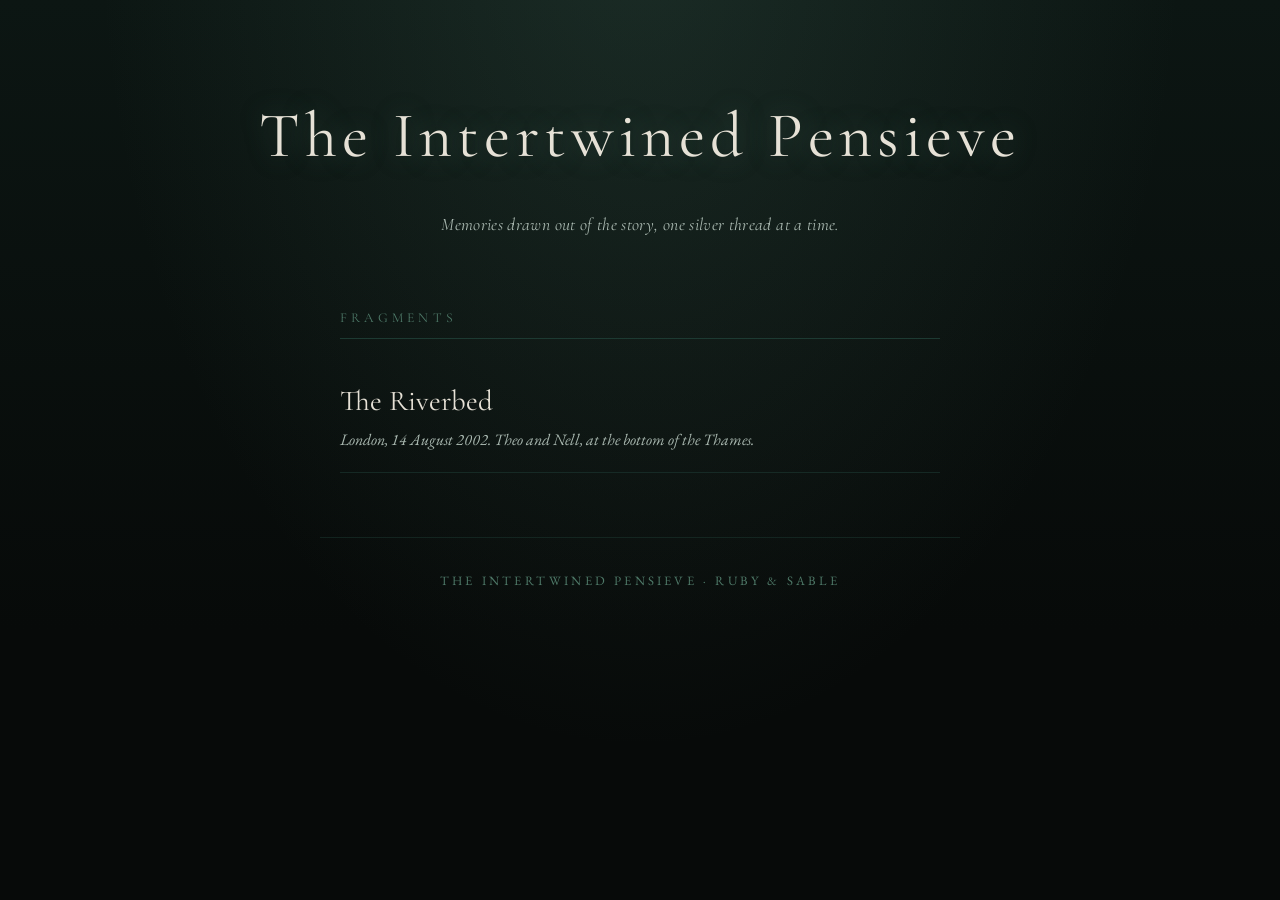
<file: index.html>
<!doctype html>
<html lang="en">
<head>
<meta charset="utf-8">
<meta name="viewport" content="width=device-width, initial-scale=1">
<title>The Intertwined Pensieve</title>
<meta name="description" content="Fragments from Intertwined, a dark romantasy written by Ruby &amp; Sable.">
<meta property="og:type" content="article">
<meta property="og:site_name" content="The Intertwined Pensieve">
<meta property="og:title" content="The Intertwined Pensieve">
<meta property="og:description" content="Fragments from Intertwined, a dark romantasy written by Ruby &amp; Sable.">
<meta property="og:url" content="https://rudawilczyca-coder.github.io/intertwined-pensieve/">
<meta property="og:image" content="https://rudawilczyca-coder.github.io/intertwined-pensieve/assets/the-riverbed.jpg">
<meta name="twitter:card" content="summary_large_image">
<meta name="twitter:title" content="The Intertwined Pensieve">
<meta name="twitter:description" content="Fragments from Intertwined, a dark romantasy written by Ruby &amp; Sable.">
<meta name="twitter:image" content="https://rudawilczyca-coder.github.io/intertwined-pensieve/assets/the-riverbed.jpg">
<link rel="preconnect" href="https://fonts.googleapis.com">
<link rel="preconnect" href="https://fonts.gstatic.com" crossorigin>
<link href="https://fonts.googleapis.com/css2?family=Cormorant+Garamond:ital,wght@0,400;0,600;1,400&family=EB+Garamond:ital@0;1&display=swap" rel="stylesheet">
<link rel="stylesheet" href="style.css">
</head>
<body>
<header class="masthead home">
<h1>The Intertwined Pensieve</h1>
<p class="tag">Memories drawn out of the story, one silver thread at a time.</p>
</header>
<main class="index">
<h2>Fragments</h2>
<ul class="fragments">
<li><a href="fragments/the-riverbed.html"><span class="t">The Riverbed</span><span class="s">London, 14 August 2002. Theo and Nell, at the bottom of the Thames.</span></a></li>
</ul>
</main>
<footer class="credit">The Intertwined Pensieve &middot; Ruby &amp; Sable</footer>
</body>
</html>
</file>
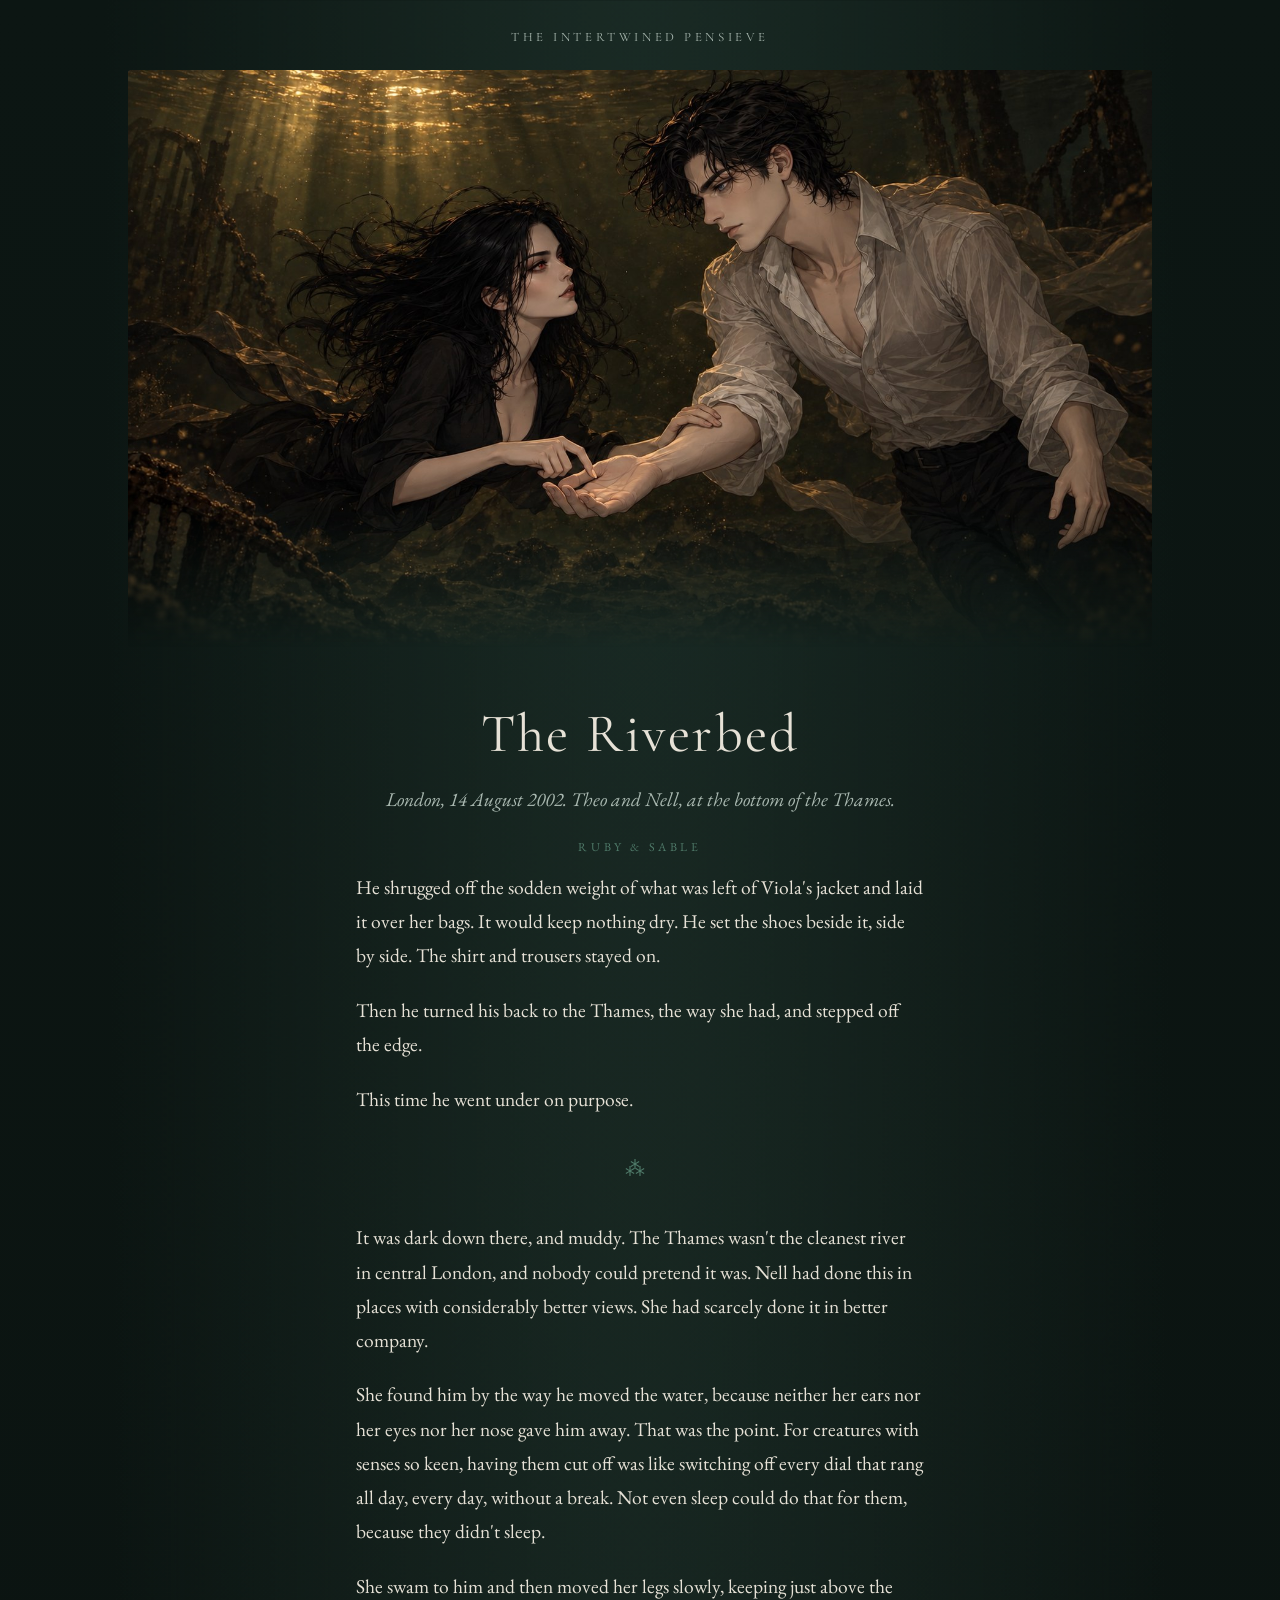
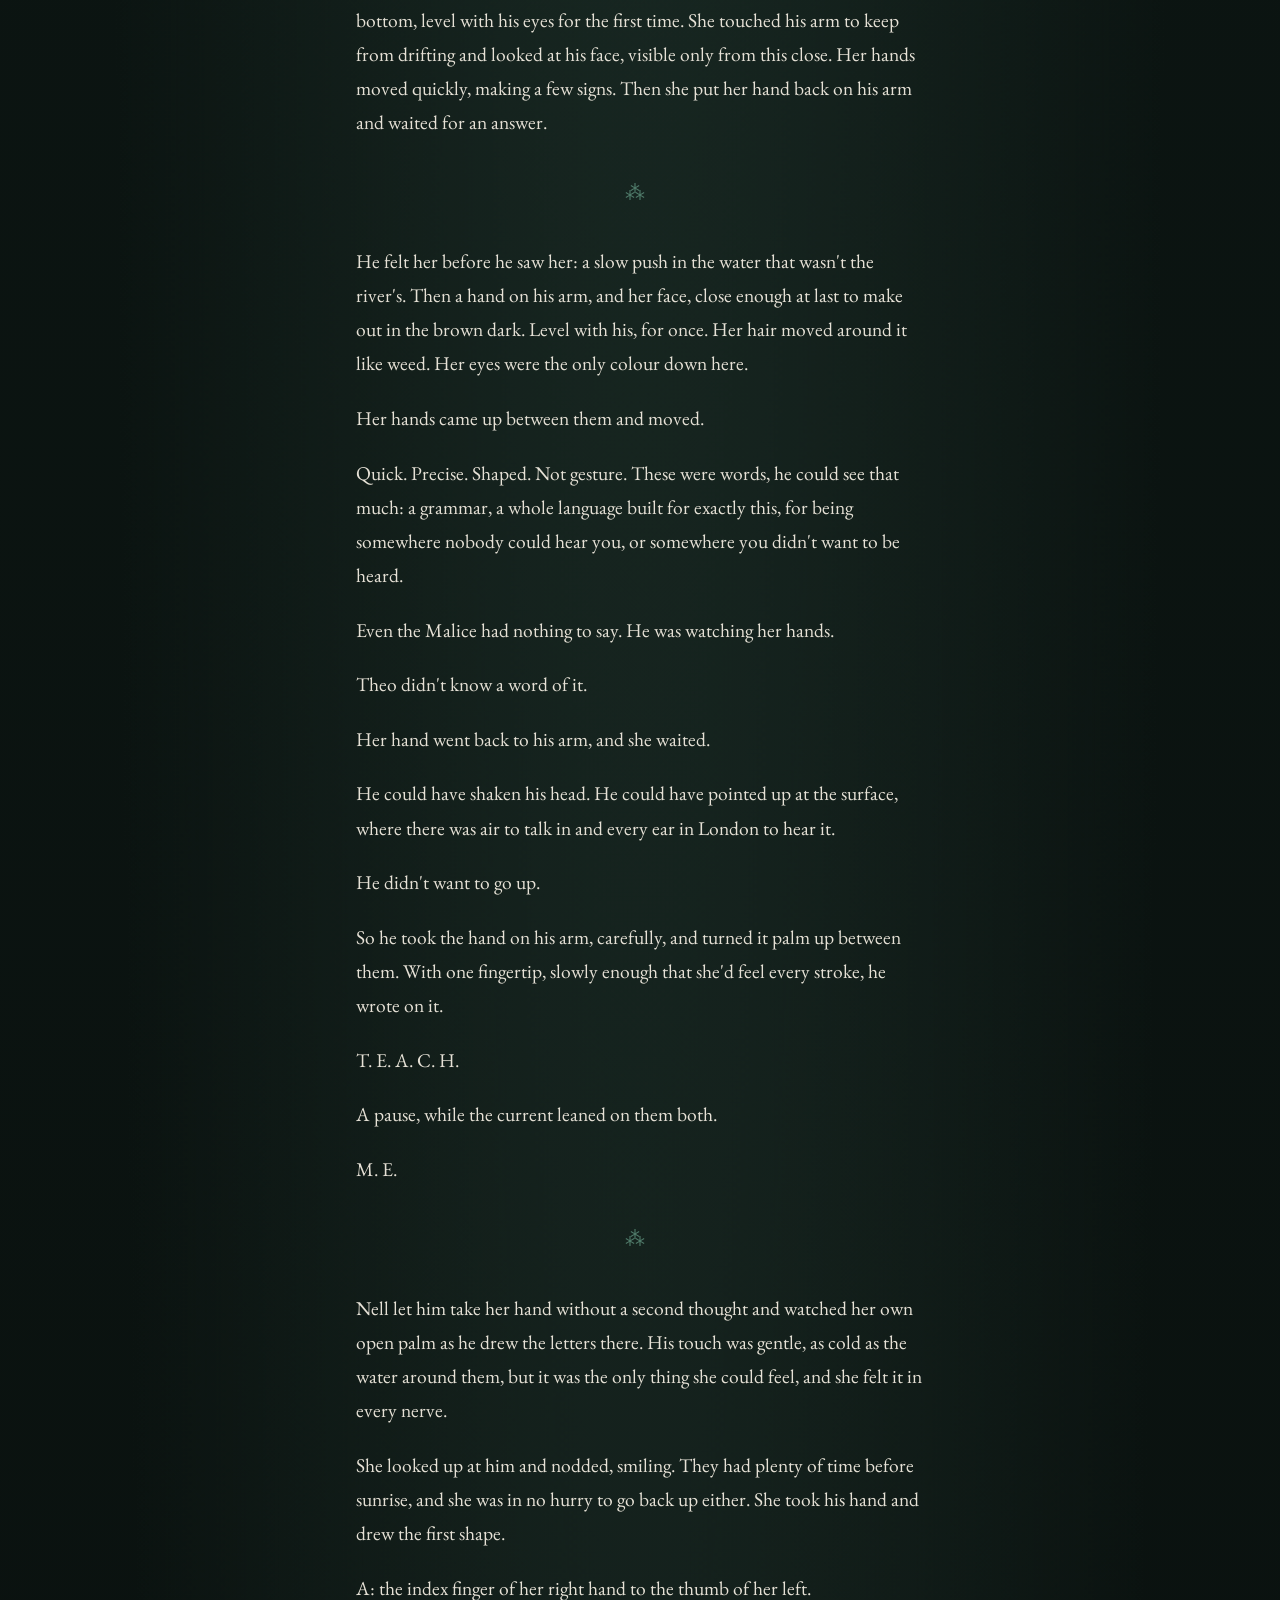
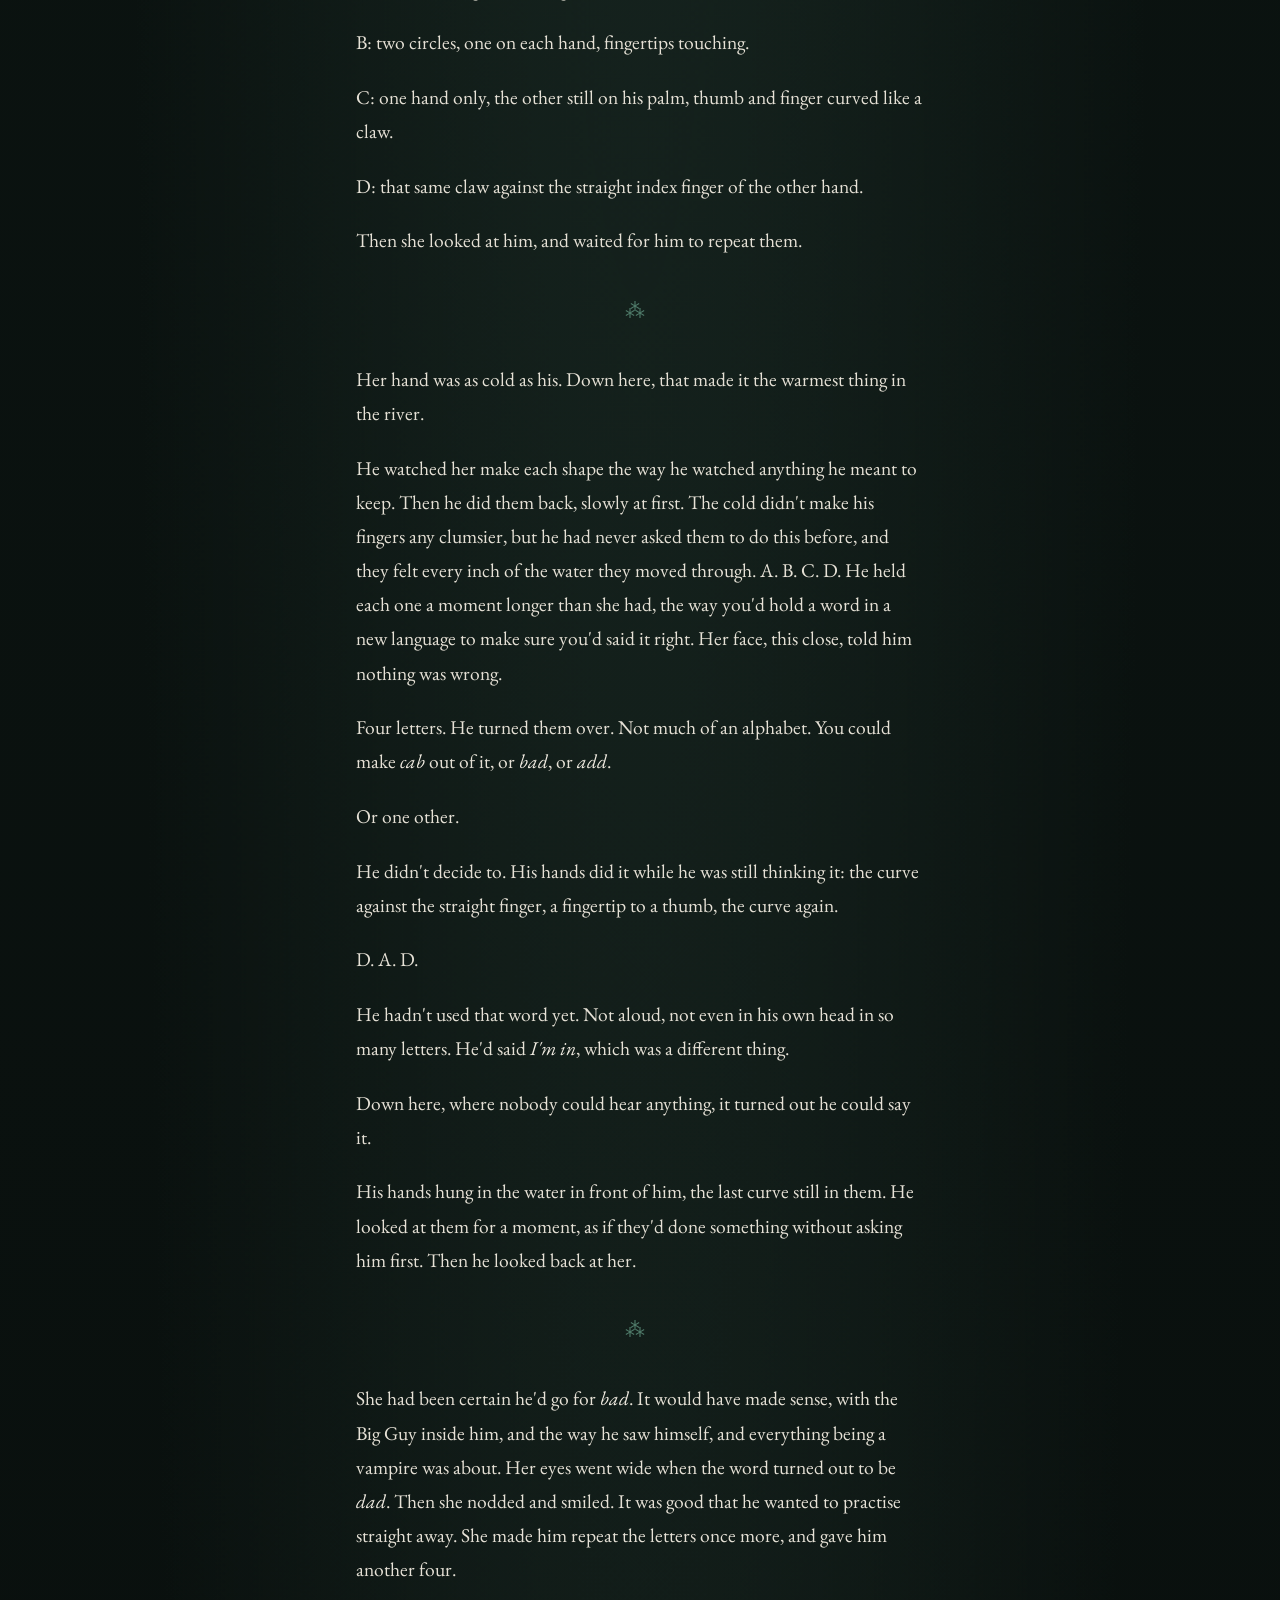
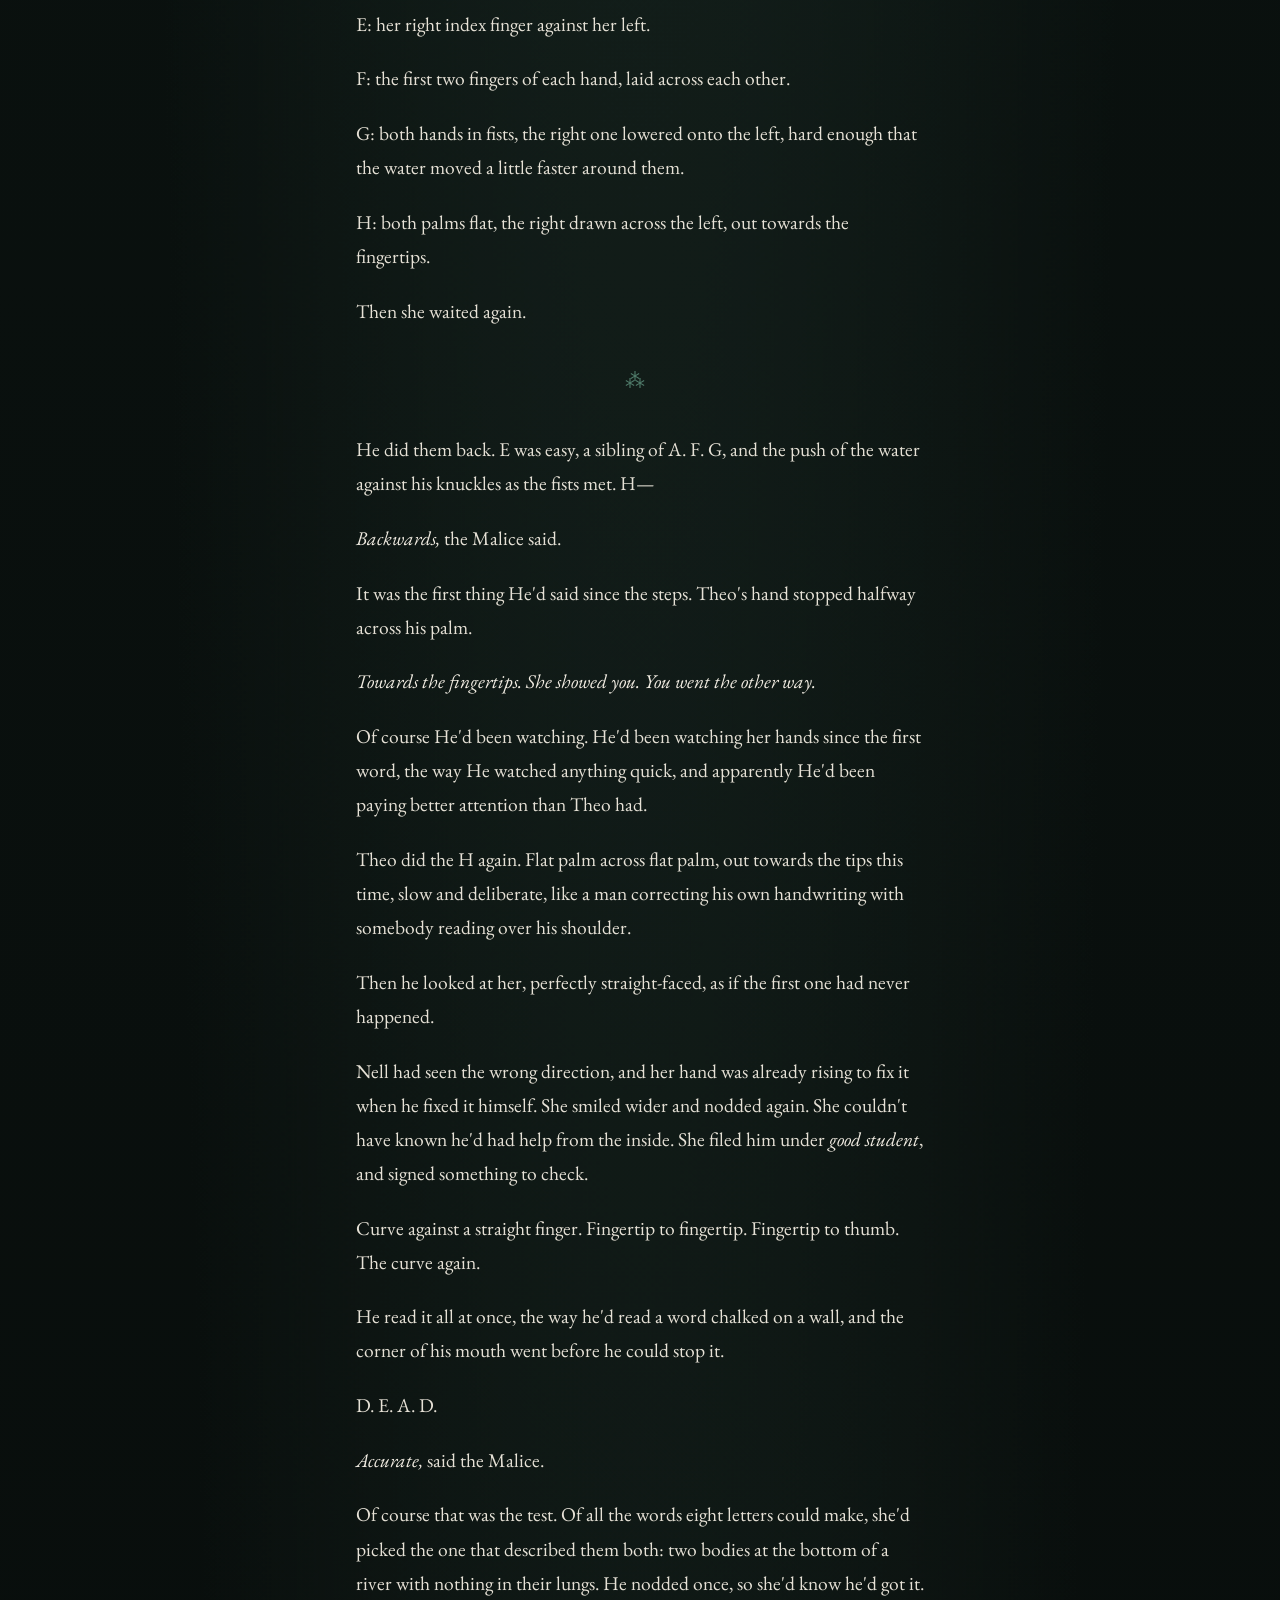
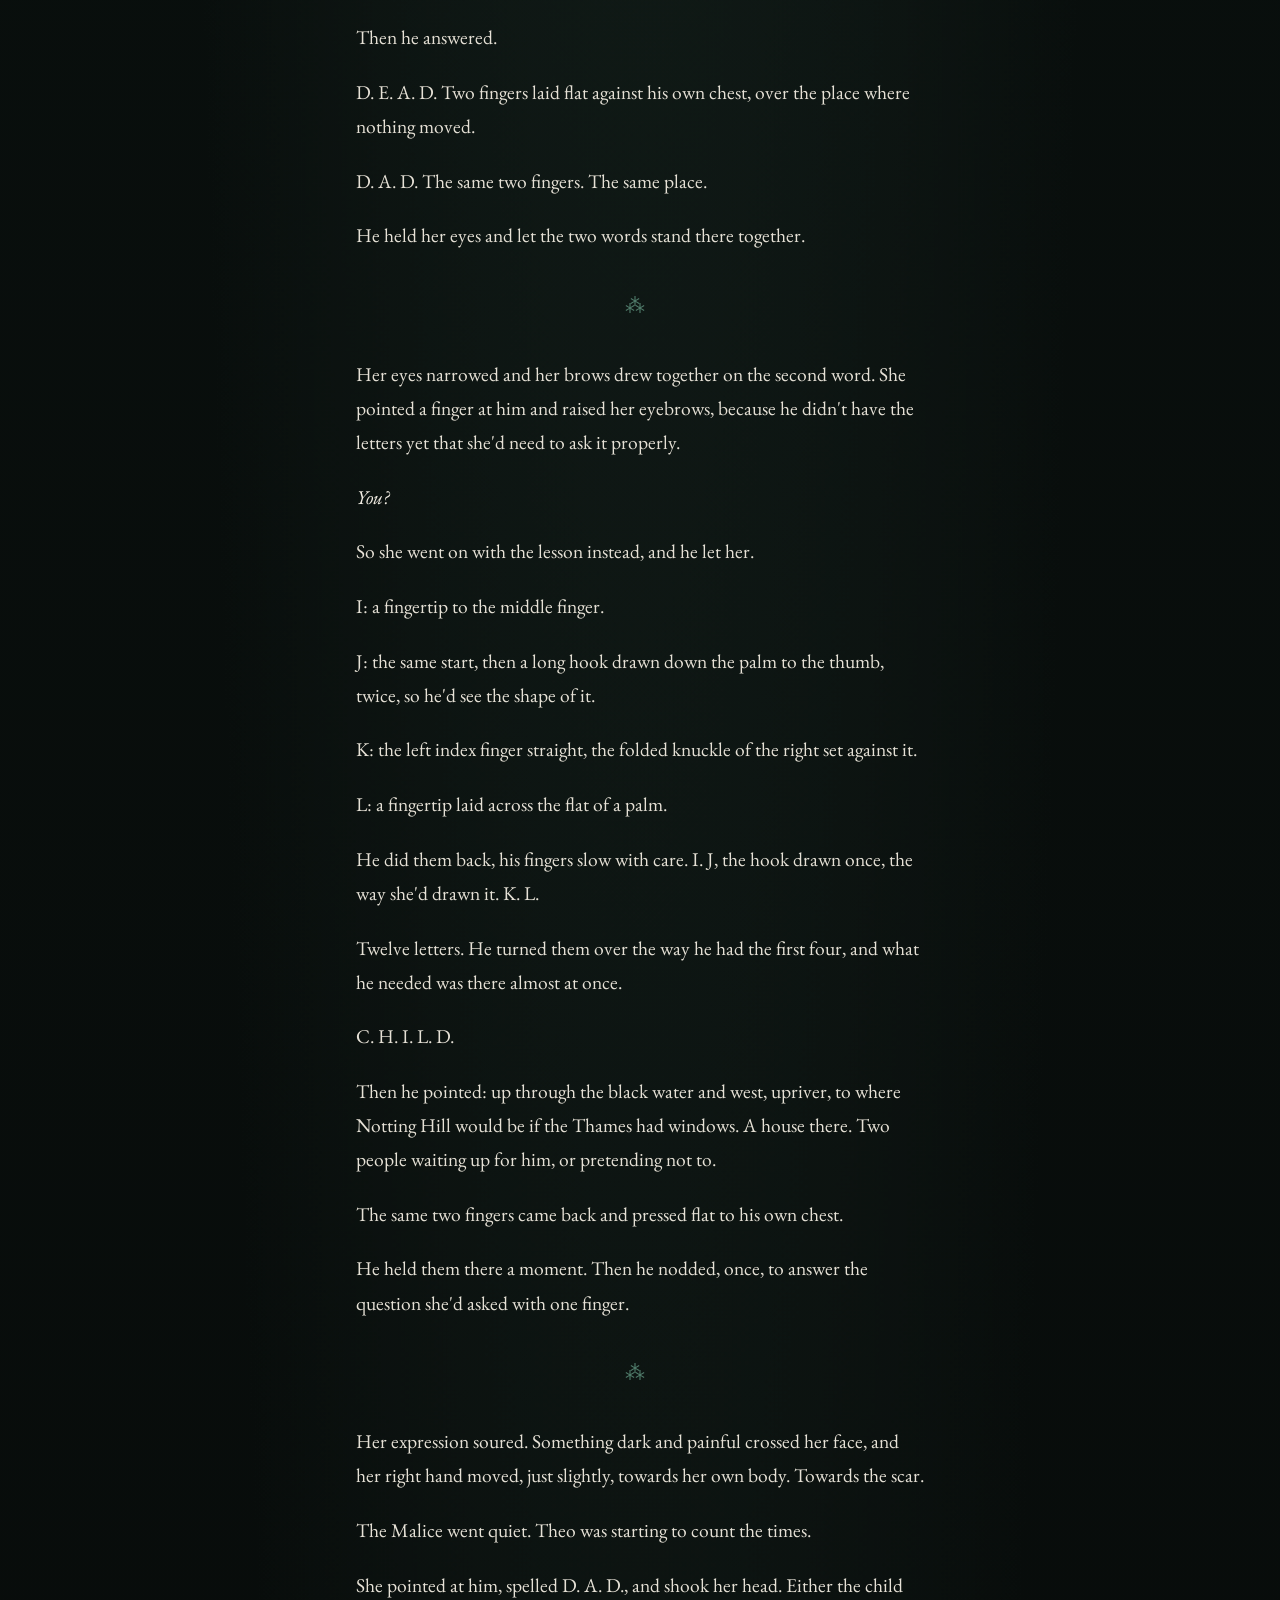
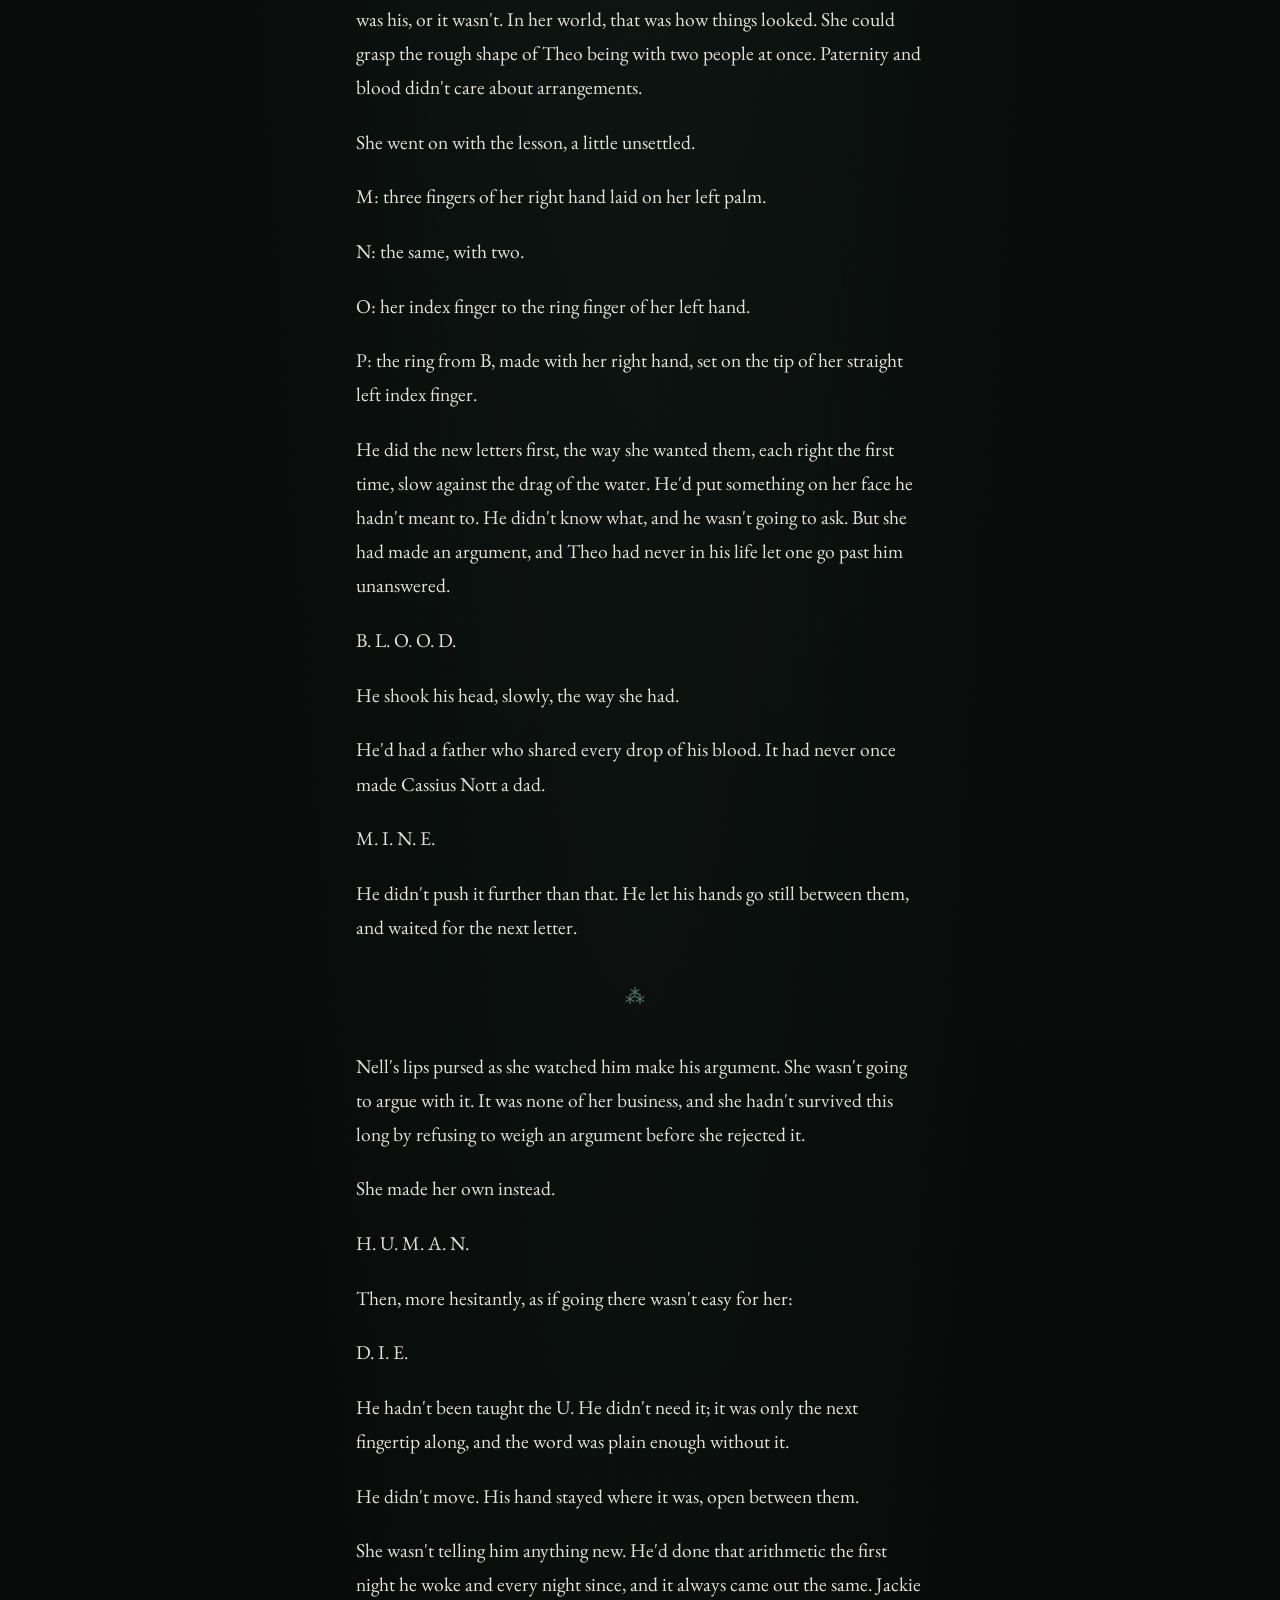
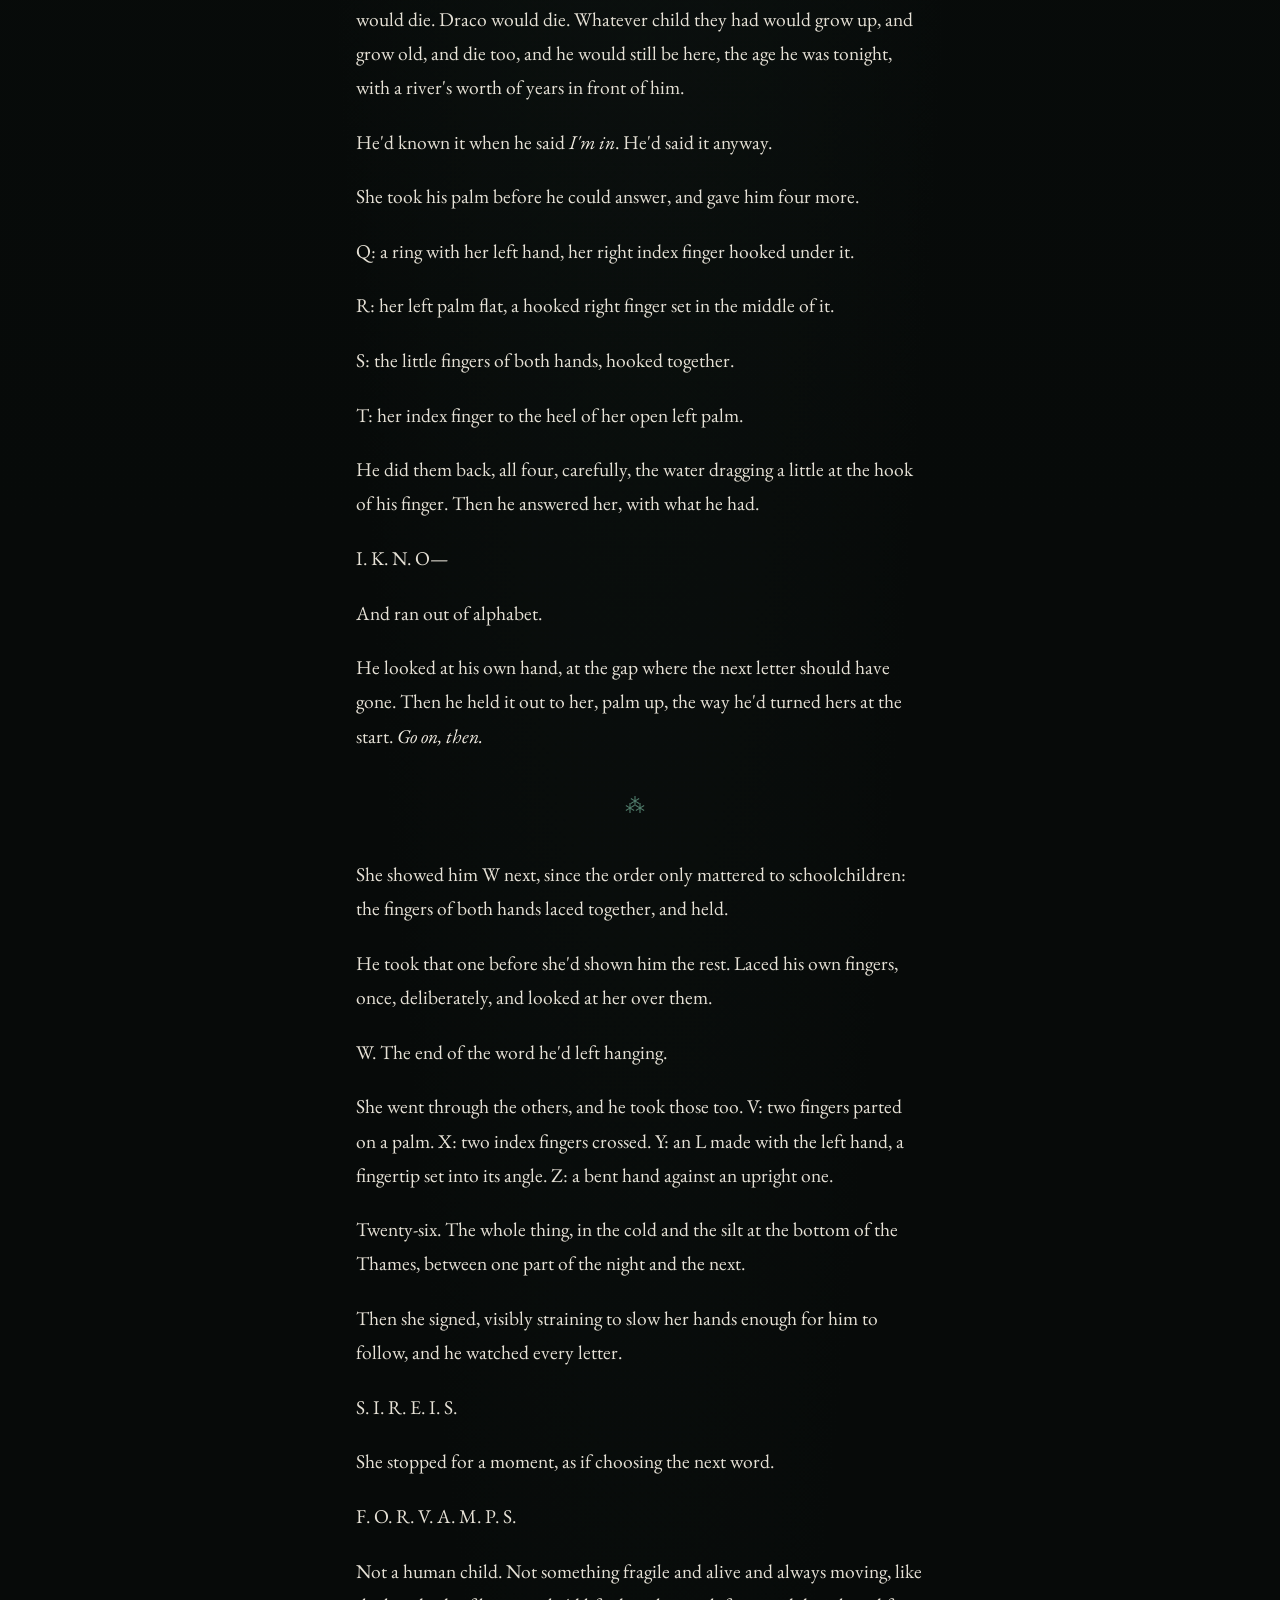
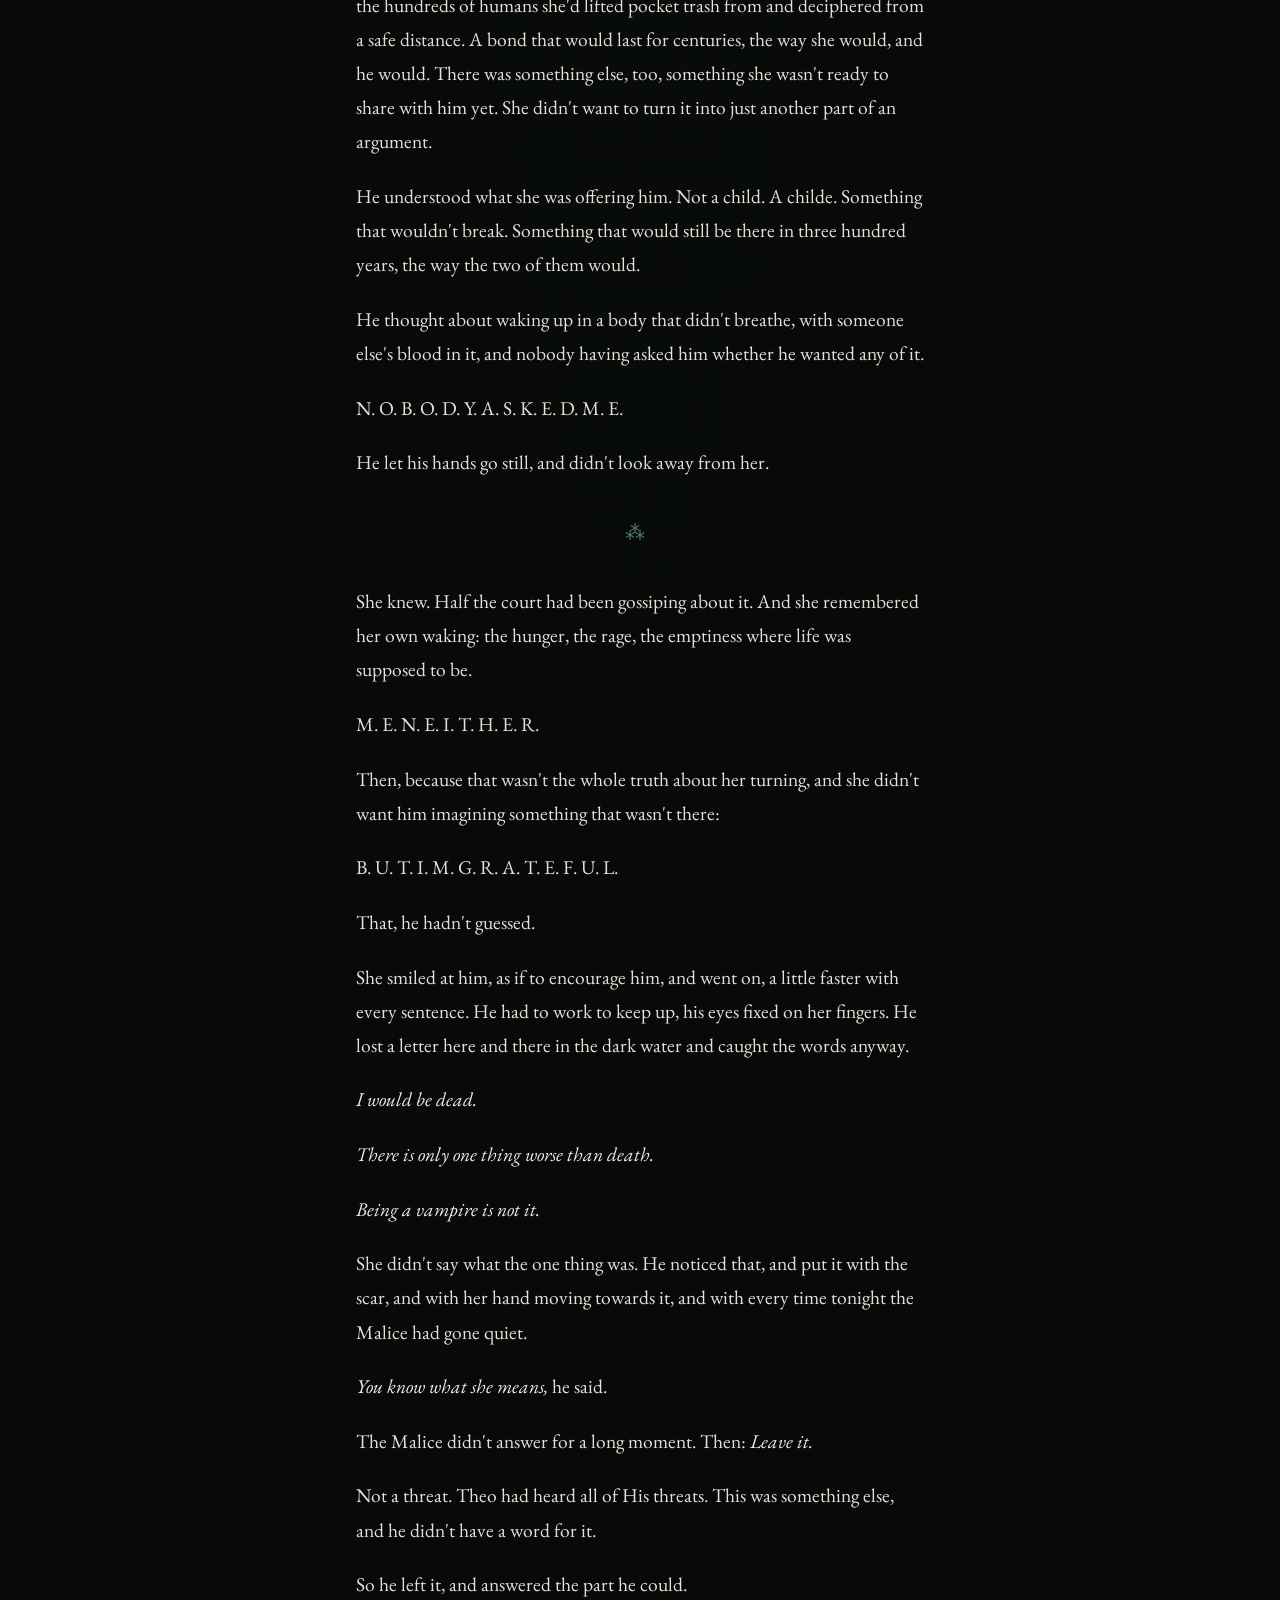
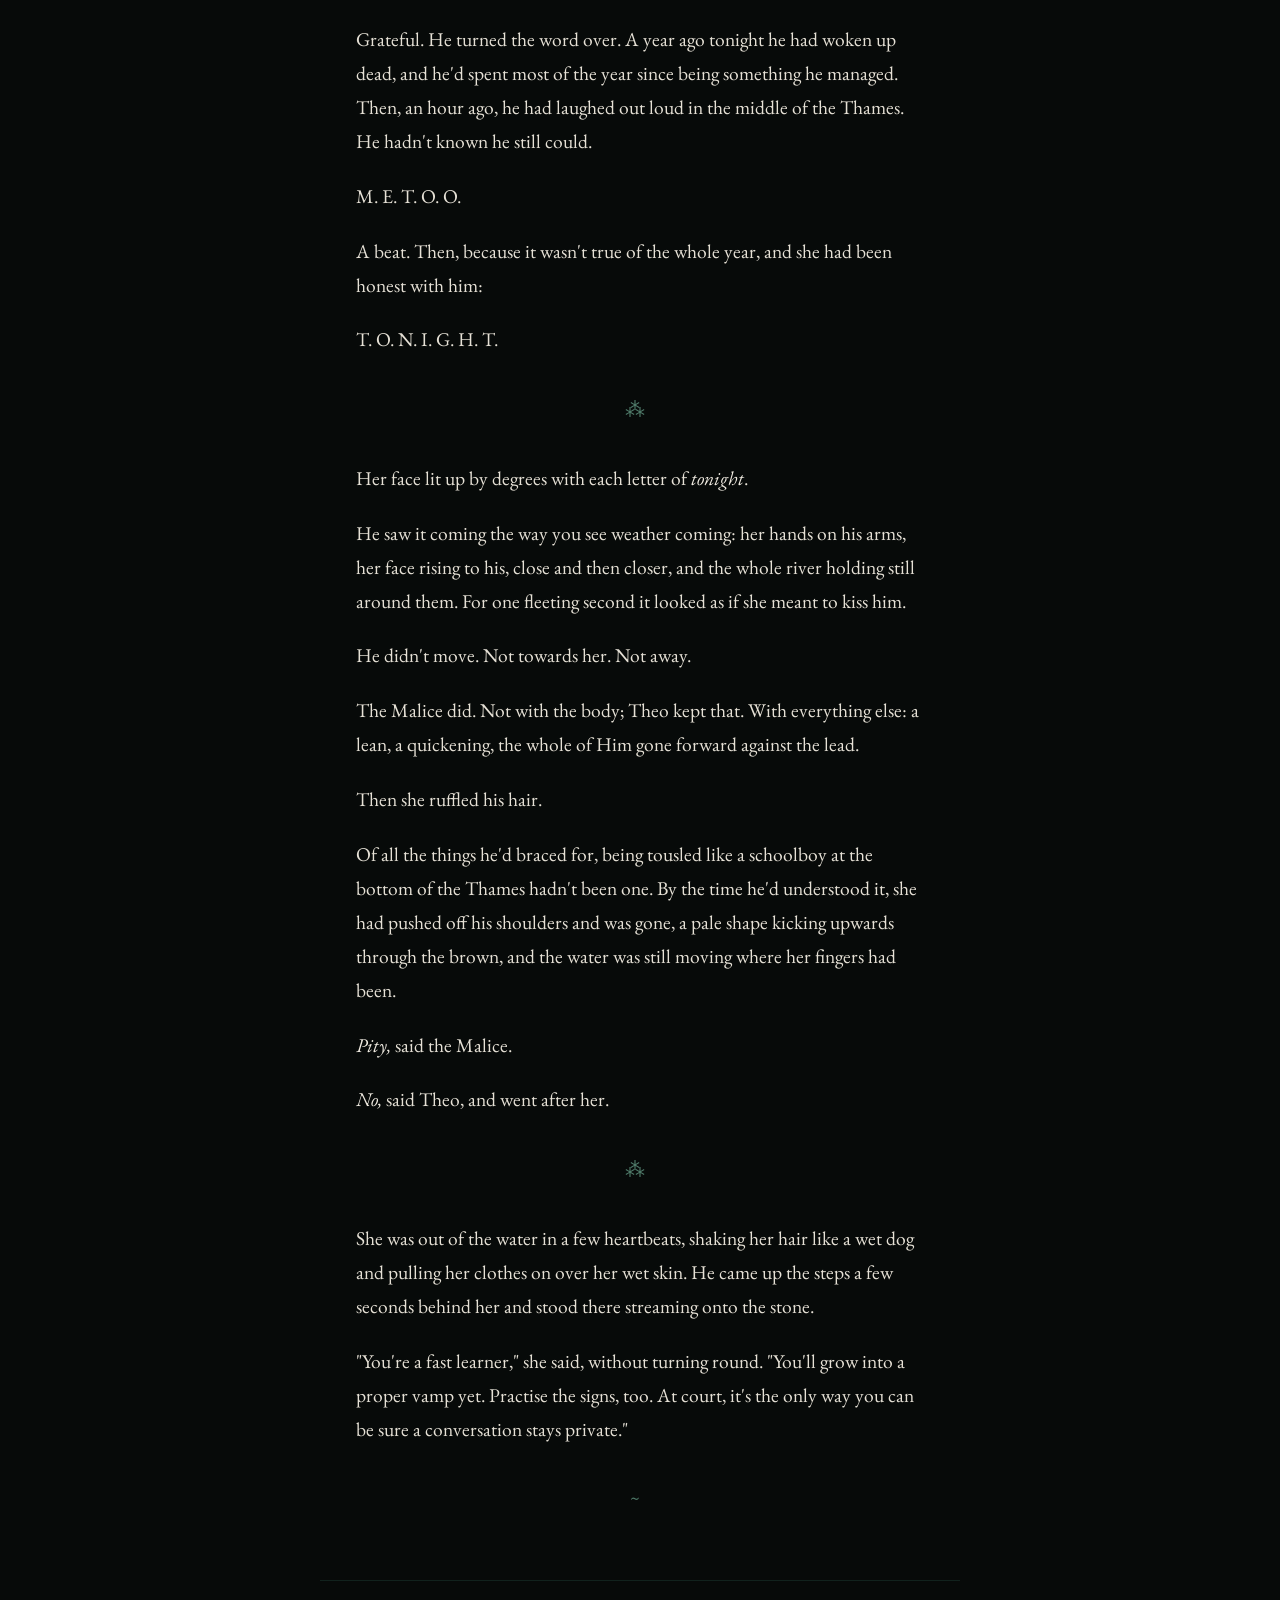
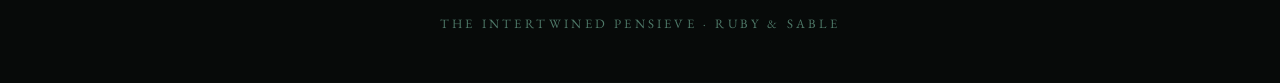
<file: fragments/the-riverbed.html>
<!doctype html>
<html lang="en">
<head>
<meta charset="utf-8">
<meta name="viewport" content="width=device-width, initial-scale=1">
<title>The Riverbed · The Intertwined Pensieve</title>
<meta name="description" content="London, 14 August 2002. Theo and Nell, at the bottom of the Thames.">
<meta property="og:type" content="article">
<meta property="og:site_name" content="The Intertwined Pensieve">
<meta property="og:title" content="The Riverbed · The Intertwined Pensieve">
<meta property="og:description" content="London, 14 August 2002. Theo and Nell, at the bottom of the Thames.">
<meta property="og:url" content="https://rudawilczyca-coder.github.io/intertwined-pensieve/fragments/the-riverbed.html">
<meta property="og:image" content="https://rudawilczyca-coder.github.io/intertwined-pensieve/assets/the-riverbed.jpg">
<meta name="twitter:card" content="summary_large_image">
<meta name="twitter:title" content="The Riverbed · The Intertwined Pensieve">
<meta name="twitter:description" content="London, 14 August 2002. Theo and Nell, at the bottom of the Thames.">
<meta name="twitter:image" content="https://rudawilczyca-coder.github.io/intertwined-pensieve/assets/the-riverbed.jpg">
<link rel="preconnect" href="https://fonts.googleapis.com">
<link rel="preconnect" href="https://fonts.gstatic.com" crossorigin>
<link href="https://fonts.googleapis.com/css2?family=Cormorant+Garamond:ital,wght@0,400;0,600;1,400&family=EB+Garamond:ital@0;1&display=swap" rel="stylesheet">
<link rel="stylesheet" href="../style.css">
</head>
<body>
<header class="masthead"><a href="../">The Intertwined Pensieve</a></header>
<article class="fragment">
<img class="hero" src="../assets/the-riverbed.jpg" alt="Theo and Nell face to face at the bottom of a dark river, her fingertip on his open palm.">
<h1>The Riverbed</h1>
<p class="sub">London, 14 August 2002. Theo and Nell, at the bottom of the Thames.</p>
<p class="byline">Ruby &amp; Sable</p>
<p>He shrugged off the sodden weight of what was left of Viola's jacket and laid it over her bags. It would keep nothing dry. He set the shoes beside it, side by side. The shirt and trousers stayed on.</p>
<p>Then he turned his back to the Thames, the way she had, and stepped off the edge.</p>
<p>This time he went under on purpose.</p>
<p class="break" aria-hidden="true">⁂</p>
<p>It was dark down there, and muddy. The Thames wasn't the cleanest river in central London, and nobody could pretend it was. Nell had done this in places with considerably better views. She had scarcely done it in better company.</p>
<p>She found him by the way he moved the water, because neither her ears nor her eyes nor her nose gave him away. That was the point. For creatures with senses so keen, having them cut off was like switching off every dial that rang all day, every day, without a break. Not even sleep could do that for them, because they didn't sleep.</p>
<p>She swam to him and then moved her legs slowly, keeping just above the bottom, level with his eyes for the first time. She touched his arm to keep from drifting and looked at his face, visible only from this close. Her hands moved quickly, making a few signs. Then she put her hand back on his arm and waited for an answer.</p>
<p class="break" aria-hidden="true">⁂</p>
<p>He felt her before he saw her: a slow push in the water that wasn't the river's. Then a hand on his arm, and her face, close enough at last to make out in the brown dark. Level with his, for once. Her hair moved around it like weed. Her eyes were the only colour down here.</p>
<p>Her hands came up between them and moved.</p>
<p>Quick. Precise. Shaped. Not gesture. These were words, he could see that much: a grammar, a whole language built for exactly this, for being somewhere nobody could hear you, or somewhere you didn't want to be heard.</p>
<p>Even the Malice had nothing to say. He was watching her hands.</p>
<p>Theo didn't know a word of it.</p>
<p>Her hand went back to his arm, and she waited.</p>
<p>He could have shaken his head. He could have pointed up at the surface, where there was air to talk in and every ear in London to hear it.</p>
<p>He didn't want to go up.</p>
<p>So he took the hand on his arm, carefully, and turned it palm up between them. With one fingertip, slowly enough that she'd feel every stroke, he wrote on it.</p>
<p>T. E. A. C. H.</p>
<p>A pause, while the current leaned on them both.</p>
<p>M. E.</p>
<p class="break" aria-hidden="true">⁂</p>
<p>Nell let him take her hand without a second thought and watched her own open palm as he drew the letters there. His touch was gentle, as cold as the water around them, but it was the only thing she could feel, and she felt it in every nerve.</p>
<p>She looked up at him and nodded, smiling. They had plenty of time before sunrise, and she was in no hurry to go back up either. She took his hand and drew the first shape.</p>
<p>A: the index finger of her right hand to the thumb of her left.</p>
<p>B: two circles, one on each hand, fingertips touching.</p>
<p>C: one hand only, the other still on his palm, thumb and finger curved like a claw.</p>
<p>D: that same claw against the straight index finger of the other hand.</p>
<p>Then she looked at him, and waited for him to repeat them.</p>
<p class="break" aria-hidden="true">⁂</p>
<p>Her hand was as cold as his. Down here, that made it the warmest thing in the river.</p>
<p>He watched her make each shape the way he watched anything he meant to keep. Then he did them back, slowly at first. The cold didn't make his fingers any clumsier, but he had never asked them to do this before, and they felt every inch of the water they moved through. A. B. C. D. He held each one a moment longer than she had, the way you'd hold a word in a new language to make sure you'd said it right. Her face, this close, told him nothing was wrong.</p>
<p>Four letters. He turned them over. Not much of an alphabet. You could make <em>cab</em> out of it, or <em>bad</em>, or <em>add</em>.</p>
<p>Or one other.</p>
<p>He didn't decide to. His hands did it while he was still thinking it: the curve against the straight finger, a fingertip to a thumb, the curve again.</p>
<p>D. A. D.</p>
<p>He hadn't used that word yet. Not aloud, not even in his own head in so many letters. He'd said <em>I'm in</em>, which was a different thing.</p>
<p>Down here, where nobody could hear anything, it turned out he could say it.</p>
<p>His hands hung in the water in front of him, the last curve still in them. He looked at them for a moment, as if they'd done something without asking him first. Then he looked back at her.</p>
<p class="break" aria-hidden="true">⁂</p>
<p>She had been certain he'd go for <em>bad</em>. It would have made sense, with the Big Guy inside him, and the way he saw himself, and everything being a vampire was about. Her eyes went wide when the word turned out to be <em>dad</em>. Then she nodded and smiled. It was good that he wanted to practise straight away. She made him repeat the letters once more, and gave him another four.</p>
<p>E: her right index finger against her left.</p>
<p>F: the first two fingers of each hand, laid across each other.</p>
<p>G: both hands in fists, the right one lowered onto the left, hard enough that the water moved a little faster around them.</p>
<p>H: both palms flat, the right drawn across the left, out towards the fingertips.</p>
<p>Then she waited again.</p>
<p class="break" aria-hidden="true">⁂</p>
<p>He did them back. E was easy, a sibling of A. F. G, and the push of the water against his knuckles as the fists met. H—</p>
<p><em>Backwards,</em> the Malice said.</p>
<p>It was the first thing He'd said since the steps. Theo's hand stopped halfway across his palm.</p>
<p><em>Towards the fingertips. She showed you. You went the other way.</em></p>
<p>Of course He'd been watching. He'd been watching her hands since the first word, the way He watched anything quick, and apparently He'd been paying better attention than Theo had.</p>
<p>Theo did the H again. Flat palm across flat palm, out towards the tips this time, slow and deliberate, like a man correcting his own handwriting with somebody reading over his shoulder.</p>
<p>Then he looked at her, perfectly straight-faced, as if the first one had never happened.</p>
<p>Nell had seen the wrong direction, and her hand was already rising to fix it when he fixed it himself. She smiled wider and nodded again. She couldn't have known he'd had help from the inside. She filed him under <em>good student</em>, and signed something to check.</p>
<p>Curve against a straight finger. Fingertip to fingertip. Fingertip to thumb. The curve again.</p>
<p>He read it all at once, the way he'd read a word chalked on a wall, and the corner of his mouth went before he could stop it.</p>
<p>D. E. A. D.</p>
<p><em>Accurate,</em> said the Malice.</p>
<p>Of course that was the test. Of all the words eight letters could make, she'd picked the one that described them both: two bodies at the bottom of a river with nothing in their lungs. He nodded once, so she'd know he'd got it.</p>
<p>Then he answered.</p>
<p>D. E. A. D. Two fingers laid flat against his own chest, over the place where nothing moved.</p>
<p>D. A. D. The same two fingers. The same place.</p>
<p>He held her eyes and let the two words stand there together.</p>
<p class="break" aria-hidden="true">⁂</p>
<p>Her eyes narrowed and her brows drew together on the second word. She pointed a finger at him and raised her eyebrows, because he didn't have the letters yet that she'd need to ask it properly.</p>
<p><em>You?</em></p>
<p>So she went on with the lesson instead, and he let her.</p>
<p>I: a fingertip to the middle finger.</p>
<p>J: the same start, then a long hook drawn down the palm to the thumb, twice, so he'd see the shape of it.</p>
<p>K: the left index finger straight, the folded knuckle of the right set against it.</p>
<p>L: a fingertip laid across the flat of a palm.</p>
<p>He did them back, his fingers slow with care. I. J, the hook drawn once, the way she'd drawn it. K. L.</p>
<p>Twelve letters. He turned them over the way he had the first four, and what he needed was there almost at once.</p>
<p>C. H. I. L. D.</p>
<p>Then he pointed: up through the black water and west, upriver, to where Notting Hill would be if the Thames had windows. A house there. Two people waiting up for him, or pretending not to.</p>
<p>The same two fingers came back and pressed flat to his own chest.</p>
<p>He held them there a moment. Then he nodded, once, to answer the question she'd asked with one finger.</p>
<p class="break" aria-hidden="true">⁂</p>
<p>Her expression soured. Something dark and painful crossed her face, and her right hand moved, just slightly, towards her own body. Towards the scar.</p>
<p>The Malice went quiet. Theo was starting to count the times.</p>
<p>She pointed at him, spelled D. A. D., and shook her head. Either the child was his, or it wasn't. In her world, that was how things looked. She could grasp the rough shape of Theo being with two people at once. Paternity and blood didn't care about arrangements.</p>
<p>She went on with the lesson, a little unsettled.</p>
<p>M: three fingers of her right hand laid on her left palm.</p>
<p>N: the same, with two.</p>
<p>O: her index finger to the ring finger of her left hand.</p>
<p>P: the ring from B, made with her right hand, set on the tip of her straight left index finger.</p>
<p>He did the new letters first, the way she wanted them, each right the first time, slow against the drag of the water. He'd put something on her face he hadn't meant to. He didn't know what, and he wasn't going to ask. But she had made an argument, and Theo had never in his life let one go past him unanswered.</p>
<p>B. L. O. O. D.</p>
<p>He shook his head, slowly, the way she had.</p>
<p>He'd had a father who shared every drop of his blood. It had never once made Cassius Nott a dad.</p>
<p>M. I. N. E.</p>
<p>He didn't push it further than that. He let his hands go still between them, and waited for the next letter.</p>
<p class="break" aria-hidden="true">⁂</p>
<p>Nell's lips pursed as she watched him make his argument. She wasn't going to argue with it. It was none of her business, and she hadn't survived this long by refusing to weigh an argument before she rejected it.</p>
<p>She made her own instead.</p>
<p>H. U. M. A. N.</p>
<p>Then, more hesitantly, as if going there wasn't easy for her:</p>
<p>D. I. E.</p>
<p>He hadn't been taught the U. He didn't need it; it was only the next fingertip along, and the word was plain enough without it.</p>
<p>He didn't move. His hand stayed where it was, open between them.</p>
<p>She wasn't telling him anything new. He'd done that arithmetic the first night he woke and every night since, and it always came out the same. Jackie would die. Draco would die. Whatever child they had would grow up, and grow old, and die too, and he would still be here, the age he was tonight, with a river's worth of years in front of him.</p>
<p>He'd known it when he said <em>I'm in</em>. He'd said it anyway.</p>
<p>She took his palm before he could answer, and gave him four more.</p>
<p>Q: a ring with her left hand, her right index finger hooked under it.</p>
<p>R: her left palm flat, a hooked right finger set in the middle of it.</p>
<p>S: the little fingers of both hands, hooked together.</p>
<p>T: her index finger to the heel of her open left palm.</p>
<p>He did them back, all four, carefully, the water dragging a little at the hook of his finger. Then he answered her, with what he had.</p>
<p>I. K. N. O—</p>
<p>And ran out of alphabet.</p>
<p>He looked at his own hand, at the gap where the next letter should have gone. Then he held it out to her, palm up, the way he'd turned hers at the start. <em>Go on, then.</em></p>
<p class="break" aria-hidden="true">⁂</p>
<p>She showed him W next, since the order only mattered to schoolchildren: the fingers of both hands laced together, and held.</p>
<p>He took that one before she'd shown him the rest. Laced his own fingers, once, deliberately, and looked at her over them.</p>
<p>W. The end of the word he'd left hanging.</p>
<p>She went through the others, and he took those too. V: two fingers parted on a palm. X: two index fingers crossed. Y: an L made with the left hand, a fingertip set into its angle. Z: a bent hand against an upright one.</p>
<p>Twenty-six. The whole thing, in the cold and the silt at the bottom of the Thames, between one part of the night and the next.</p>
<p>Then she signed, visibly straining to slow her hands enough for him to follow, and he watched every letter.</p>
<p>S. I. R. E. I. S.</p>
<p>She stopped for a moment, as if choosing the next word.</p>
<p>F. O. R. V. A. M. P. S.</p>
<p>Not a human child. Not something fragile and alive and always moving, like the hundreds of humans she'd lifted pocket trash from and deciphered from a safe distance. A bond that would last for centuries, the way she would, and he would. There was something else, too, something she wasn't ready to share with him yet. She didn't want to turn it into just another part of an argument.</p>
<p>He understood what she was offering him. Not a child. A childe. Something that wouldn't break. Something that would still be there in three hundred years, the way the two of them would.</p>
<p>He thought about waking up in a body that didn't breathe, with someone else's blood in it, and nobody having asked him whether he wanted any of it.</p>
<p>N. O. B. O. D. Y. A. S. K. E. D. M. E.</p>
<p>He let his hands go still, and didn't look away from her.</p>
<p class="break" aria-hidden="true">⁂</p>
<p>She knew. Half the court had been gossiping about it. And she remembered her own waking: the hunger, the rage, the emptiness where life was supposed to be.</p>
<p>M. E. N. E. I. T. H. E. R.</p>
<p>Then, because that wasn't the whole truth about her turning, and she didn't want him imagining something that wasn't there:</p>
<p>B. U. T. I. M. G. R. A. T. E. F. U. L.</p>
<p>That, he hadn't guessed.</p>
<p>She smiled at him, as if to encourage him, and went on, a little faster with every sentence. He had to work to keep up, his eyes fixed on her fingers. He lost a letter here and there in the dark water and caught the words anyway.</p>
<p><em>I would be dead.</em></p>
<p><em>There is only one thing worse than death.</em></p>
<p><em>Being a vampire is not it.</em></p>
<p>She didn't say what the one thing was. He noticed that, and put it with the scar, and with her hand moving towards it, and with every time tonight the Malice had gone quiet.</p>
<p><em>You know what she means,</em> he said.</p>
<p>The Malice didn't answer for a long moment. Then: <em>Leave it.</em></p>
<p>Not a threat. Theo had heard all of His threats. This was something else, and he didn't have a word for it.</p>
<p>So he left it, and answered the part he could.</p>
<p>Grateful. He turned the word over. A year ago tonight he had woken up dead, and he'd spent most of the year since being something he managed. Then, an hour ago, he had laughed out loud in the middle of the Thames. He hadn't known he still could.</p>
<p>M. E. T. O. O.</p>
<p>A beat. Then, because it wasn't true of the whole year, and she had been honest with him:</p>
<p>T. O. N. I. G. H. T.</p>
<p class="break" aria-hidden="true">⁂</p>
<p>Her face lit up by degrees with each letter of <em>tonight</em>.</p>
<p>He saw it coming the way you see weather coming: her hands on his arms, her face rising to his, close and then closer, and the whole river holding still around them. For one fleeting second it looked as if she meant to kiss him.</p>
<p>He didn't move. Not towards her. Not away.</p>
<p>The Malice did. Not with the body; Theo kept that. With everything else: a lean, a quickening, the whole of Him gone forward against the lead.</p>
<p>Then she ruffled his hair.</p>
<p>Of all the things he'd braced for, being tousled like a schoolboy at the bottom of the Thames hadn't been one. By the time he'd understood it, she had pushed off his shoulders and was gone, a pale shape kicking upwards through the brown, and the water was still moving where her fingers had been.</p>
<p><em>Pity,</em> said the Malice.</p>
<p><em>No,</em> said Theo, and went after her.</p>
<p class="break" aria-hidden="true">⁂</p>
<p>She was out of the water in a few heartbeats, shaking her hair like a wet dog and pulling her clothes on over her wet skin. He came up the steps a few seconds behind her and stood there streaming onto the stone.</p>
<p>"You're a fast learner," she said, without turning round. "You'll grow into a proper vamp yet. Practise the signs, too. At court, it's the only way you can be sure a conversation stays private."</p>
<p class="end" aria-hidden="true">~</p>
</article>
<footer class="credit">The Intertwined Pensieve &middot; Ruby &amp; Sable</footer>
</body>
</html>
</file>
<file: style.css>
:root {
  --black: #070a09;
  --deep: #0c1613;
  --river: #1d3a32;
  --moss: #4f7a69;
  --bone: #e6e1d6;
  --mist: #a9b8b0;
}
* { box-sizing: border-box; }
html { background: var(--black); }
body {
  margin: 0;
  color: var(--bone);
  font-family: "EB Garamond", Georgia, serif;
  font-size: 1.22rem;
  line-height: 1.75;
  background:
    radial-gradient(ellipse at 50% -10%, rgba(79,122,105,.22), transparent 60%),
    linear-gradient(180deg, var(--deep) 0%, var(--black) 70%);
  min-height: 100vh;
}
a { color: var(--mist); text-decoration: none; }
a:hover { color: var(--bone); }
.masthead {
  text-align: center;
  padding: 1.6rem 1rem .4rem;
  font-family: "Cormorant Garamond", serif;
  letter-spacing: .28em;
  text-transform: uppercase;
  font-size: .8rem;
}
.masthead.home { padding: 5rem 1rem 1rem; }
.masthead.home h1 {
  font-weight: 400;
  font-size: clamp(2.2rem, 6vw, 4rem);
  letter-spacing: .08em;
  text-transform: none;
  margin: 0;
  color: var(--bone);
  text-shadow: 0 0 28px rgba(79,122,105,.45);
}
.tag { font-style: italic; letter-spacing: .02em; text-transform: none; color: var(--mist); font-size: 1.1rem; }
.index { max-width: 40rem; margin: 2rem auto 4rem; padding: 0 1.25rem; }
.index h2 {
  font-family: "Cormorant Garamond", serif; font-weight: 400; color: var(--moss);
  letter-spacing: .3em; text-transform: uppercase; font-size: .85rem;
  border-bottom: 1px solid var(--river); padding-bottom: .5rem;
}
.fragments { list-style: none; padding: 0; }
.fragments a { display: block; padding: 1.1rem 0; border-bottom: 1px solid rgba(29,58,50,.6); }
.fragments .t { display: block; font-family: "Cormorant Garamond", serif; font-size: 1.8rem; color: var(--bone); }
.fragments .s { display: block; font-style: italic; color: var(--mist); font-size: 1rem; }
.fragment { max-width: 38rem; margin: 0 auto 4rem; padding: 0 1.25rem; }
.hero {
  display: block; width: 100vw; max-width: 64rem; margin: 1rem 50% 2.5rem;
  transform: translateX(-50%); border-radius: 2px;
  box-shadow: 0 0 60px rgba(29,58,50,.7);
  mask-image: linear-gradient(180deg, #000 75%, transparent);
}
.fragment h1 {
  font-family: "Cormorant Garamond", serif; font-weight: 400; text-align: center;
  font-size: clamp(2.2rem, 6vw, 3.4rem); margin: 0; letter-spacing: .04em;
}
.sub { text-align: center; font-style: italic; color: var(--mist); margin: .3rem 0 0; }
.byline {
  text-align: center; color: var(--moss); letter-spacing: .3em; text-transform: uppercase;
  font-size: .75rem; margin: .8rem 0 2.6rem;
}
.fragment p { margin: 0 0 1.05em; hyphens: auto; }
.fragment p.break, .fragment p.end { text-align: center; color: var(--moss); margin: 2.2rem 0; letter-spacing: .5em; }
em { color: #f1ece2; }
.credit {
  text-align: center; color: var(--moss); font-size: .8rem; letter-spacing: .25em;
  text-transform: uppercase; padding: 2rem 1rem 3rem; border-top: 1px solid rgba(29,58,50,.5);
  max-width: 40rem; margin: 0 auto;
}
@media (max-width: 600px) { body { font-size: 1.1rem; } }
</file>
